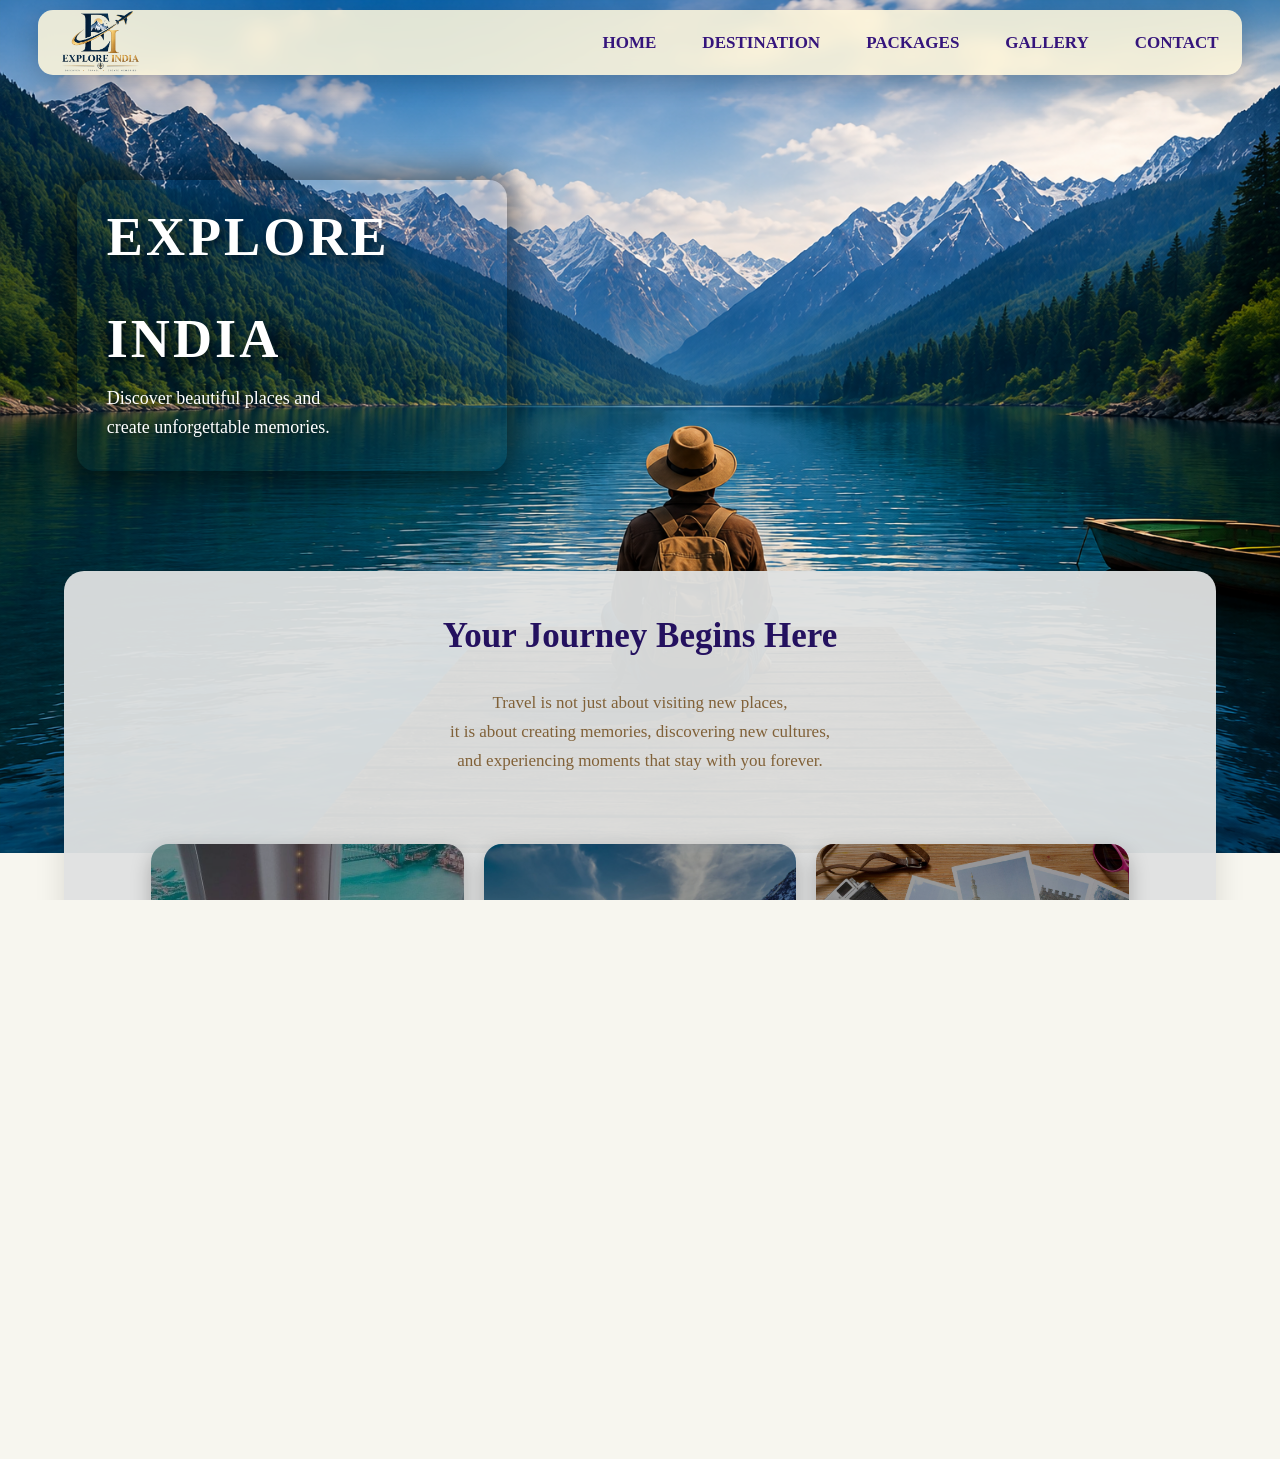
<file: index.html>
<!DOCTYPE html>
<html lang="en">
<head>
    <meta charset="UTF-8">
    <meta name="viewport" content="width=device-width, initial-scale=1.0">
    <link rel="stylesheet" href="stlye.css"/>
    <link rel="icon" href="assets/icons/travel-logo.jpg">
   <title>Explore India - Travel Website</title>
</head>
<body>
   
      <div class="continer">
        <img  class="bigimg" src="assets/image/clear.png" width="100%" >

       <nav>
        <img class="navlogo" src="assets/icons/websitelogo.png" alt="EXPLORE INDIA">
         <ul>
            <li> <a href="#"> HOME</a></li>
            <li> <a href="destination.html"> DESTINATION</a></li>
            <li> <a href="packages.html"> PACKAGES</a></li>
            <li> <a href="gallery.html"> GALLERY</a></li>
            <li> <a href="contact.html"> CONTACT</a></li>
         </ul>
       </nav>
       <div class="box">
                 <h1><sup>EXPLORE</sup> <sub>INDIA</sub></h1>
                <br>
         <h5>Discover beautiful places and<br>
             create unforgettable memories.</h5>
          </div>
          <div class="travel-intro">

    <h2>Your Journey Begins Here</h2>
               <br>
    <p>
        Travel is not just about visiting new places, <br>it is about
        creating memories, discovering new cultures,<br> and experiencing
        moments that stay with you forever.
    </p>
    
    <br>

<div class="six-boxes">

    
    <div class="travel-box">
         <a href="destination.html" class="tap">
        <img src="assets/image/explor_image.png" alt="Explore New Places">

        <div class="overlay"></div>

        <div class="box-content">
            <div class="icon">✈️</div>
            <h3>Explore New Places</h3>
            <p>
                Discover beautiful destinations and
                experience something new.
            </p>
            </a>
        </div>
    </div>


   
    <div class="travel-box">
         <a href="packages.html" class="tap">
        <img src="assets/image/advature_image.png" alt="Unforgettable Adventures">

        <div class="overlay"></div>

        <div class="box-content">
            <div class="icon">🏔️</div>
            <h3>Unforgettable Adventures</h3>
            <p>
                Experience exciting journeys and
                amazing moments along the way.
            </p>
            </a>
        </div>
    </div>


    
    <div class="travel-box">
         <a href="gallery.html" class="tap">
        <img src="assets/image/creat_imag.png" alt="Create Memories">

        <div class="overlay"></div>

        <div class="box-content">
            <div class="icon">♡</div>
            <h3>Create Memories</h3>
            <p>
                Turn every trip into a beautiful
                story worth remembering.
            </p>
            </a>
        </div>
    </div>


    
    <div class="travel-box">
        <img src="assets/image/best price_image.png" alt="Best Price Guarantee">

        <div class="overlay"></div>

        <div class="box-content">
            <div class="icon">💰</div>
            <h3>BEST PRICE GUARANTEE</h3>
            <p>
                Affordable & Best Prices
            </p>
        </div>
    </div>


    
    <div class="travel-box">
         <a href="contact.html" class="tap">
        <img src="assets/image/support_imag.jpg" alt="24/7 Support">

        <div class="overlay"></div>

        <div class="box-content">
            <div class="icon">🎧</div>
            <h3>24/7 SUPPORT</h3>
            <p>
                We are always here
            </p>
            </a>
        </div>
    </div>


    
    <div class="travel-box">
       
        <img src="assets/image/experience.png" alt="Memorable Experiences"> 

        <div class="overlay"></div>

        <div class="box-content">
            <div class="icon">📷</div>
            <h3>MEMORABLE EXPERIENCES</h3>
            <p>
                Make memories for life
            </p>
              
        </div>
    </div>

</div>
      
            
    
    
    
</body>
</html>
</file>
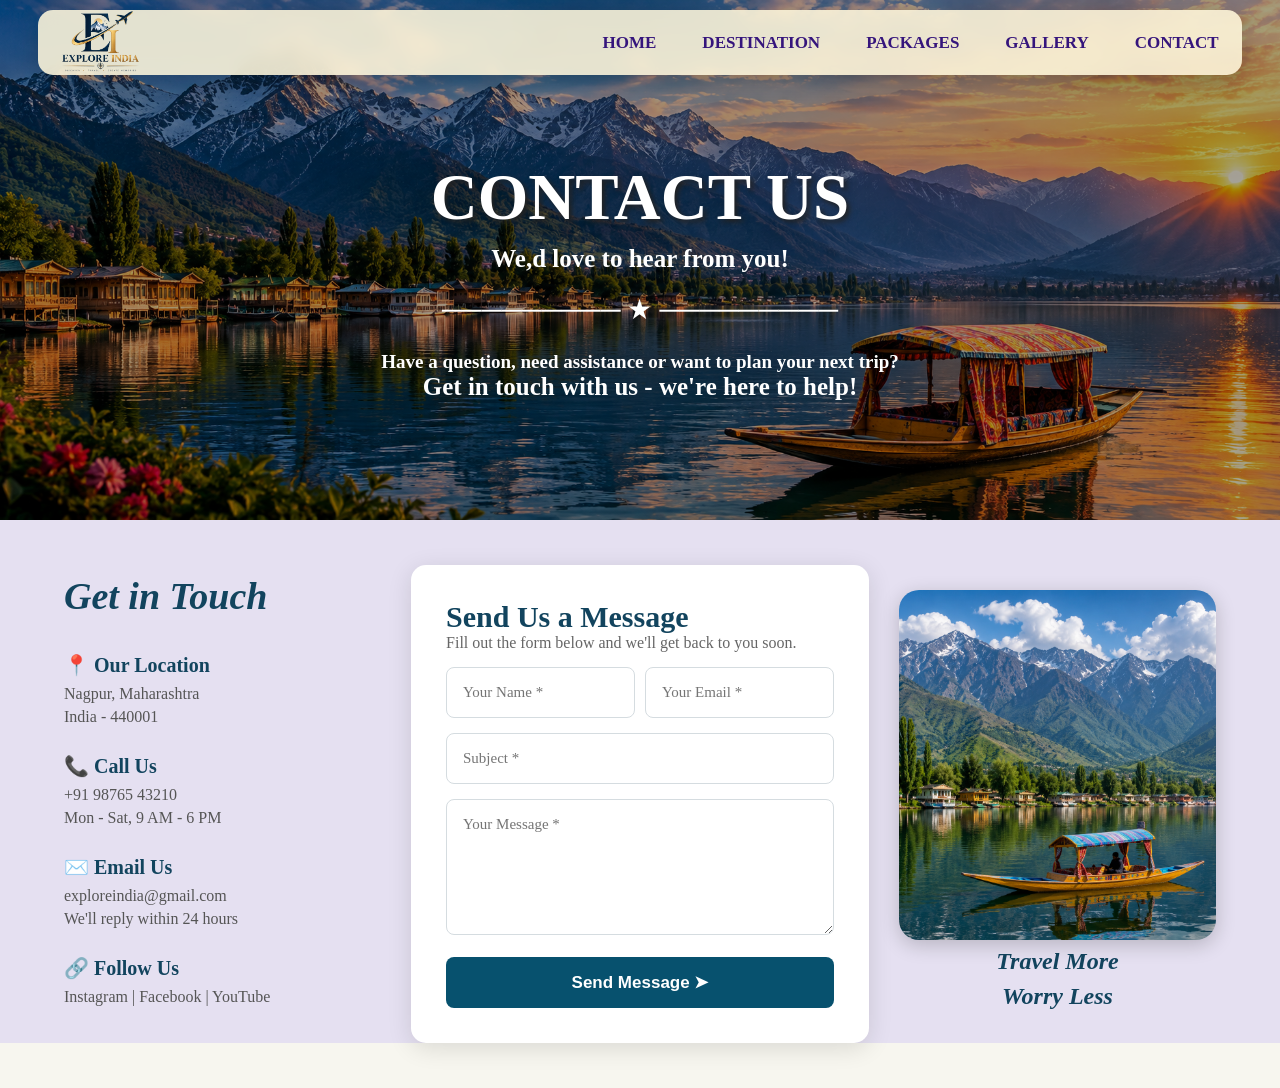
<file: contact.html>
<!DOCTYPE html>
<html lang="en">
<head>
    <meta charset="UTF-8">
   <meta name="viewport" content="width=device-width, initial-scale=1.0">
    <link rel="stylesheet" href="stlye.css"/>
    <link rel="icon" href="assets/icons/travel-logo.jpg">
    <title>Explore India – Travel Website</title>
</head>
<body>
      <div class="continer5">
        
         
       <nav>
         <img class="navlogo" src="assets/icons/websitelogo.png" alt="EXPLORE INDIA">

         <ul>
            <li> <a href="index.html"> HOME</a></li>
            <li> <a href="destination.html"> DESTINATION</a></li>
            <li> <a href="packages.html"> PACKAGES</a></li>
            <li> <a href="gallery.html"> GALLERY</a></li>
            <li> <a href="#"> CONTACT</a></li>
         </ul>
       </nav>
      
    
    <!-- Contact Hero Section -->

    <section class="contact-hero">

        <img src="assets/image/contact.png" alt="Contact Banner">

        <div class="contact-hero-content">

            <h1>CONTACT US</h1>

            <p>We,d love to hear from you!</p>

            <div class="hero-line">
                ───────── ★ ─────────
            </div>

            <h3>
                Have a question, need assistance or want to plan your next trip?
            </h3>

            <p>
                Get in touch with us - we're here to help!
            </p>

        </div>

    </section>


    <!-- Contact Section -->

    <section class="contact-section">

        <!-- Contact Information -->

        <div class="contact-info">

            <h2>Get in Touch</h2>

            <div class="info-box">
                <h3>📍 Our Location</h3>
                <p>Nagpur, Maharashtra</p>
                <p>India - 440001</p>
            </div>

            <div class="info-box">
                <h3>📞 Call Us</h3>
                <p>+91 98765 43210</p>
                <p>Mon - Sat, 9 AM - 6 PM</p>
            </div>

            <div class="info-box">
                <h3>✉️ Email Us</h3>
                <p>exploreindia@gmail.com</p>
                <p>We'll reply within 24 hours</p>
            </div>

            <div class="info-box">
                <h3>🔗 Follow Us</h3>
                <p>Instagram | Facebook | YouTube</p>
            </div>

        </div>


        <!-- Contact Form -->

        <div class="contact-form">

            <h2>Send Us a Message</h2>

            <p>Fill out the form below and we'll get back to you soon.</p>

            <form>

                <div class="form-row">

                    <input type="text" placeholder="Your Name *" required>

                    <input type="email" placeholder="Your Email *" required>

                </div>

                <input type="text" placeholder="Subject *" required>

                <textarea placeholder="Your Message *" rows="6" required></textarea>

                <button type="submit">
                    Send Message ➤
                </button>

            </form>

        </div>


        <!-- Contact Image -->

        <div class="contact-image">

            <img src="assets/image/kashmir.png" alt="Beautiful Kashmir">

            <h2>Travel More</h2>
            <h2>Worry Less</h2>

        </div>

    </section>
    </div>

</body>

</html>
    
</body>
</html>
</file>
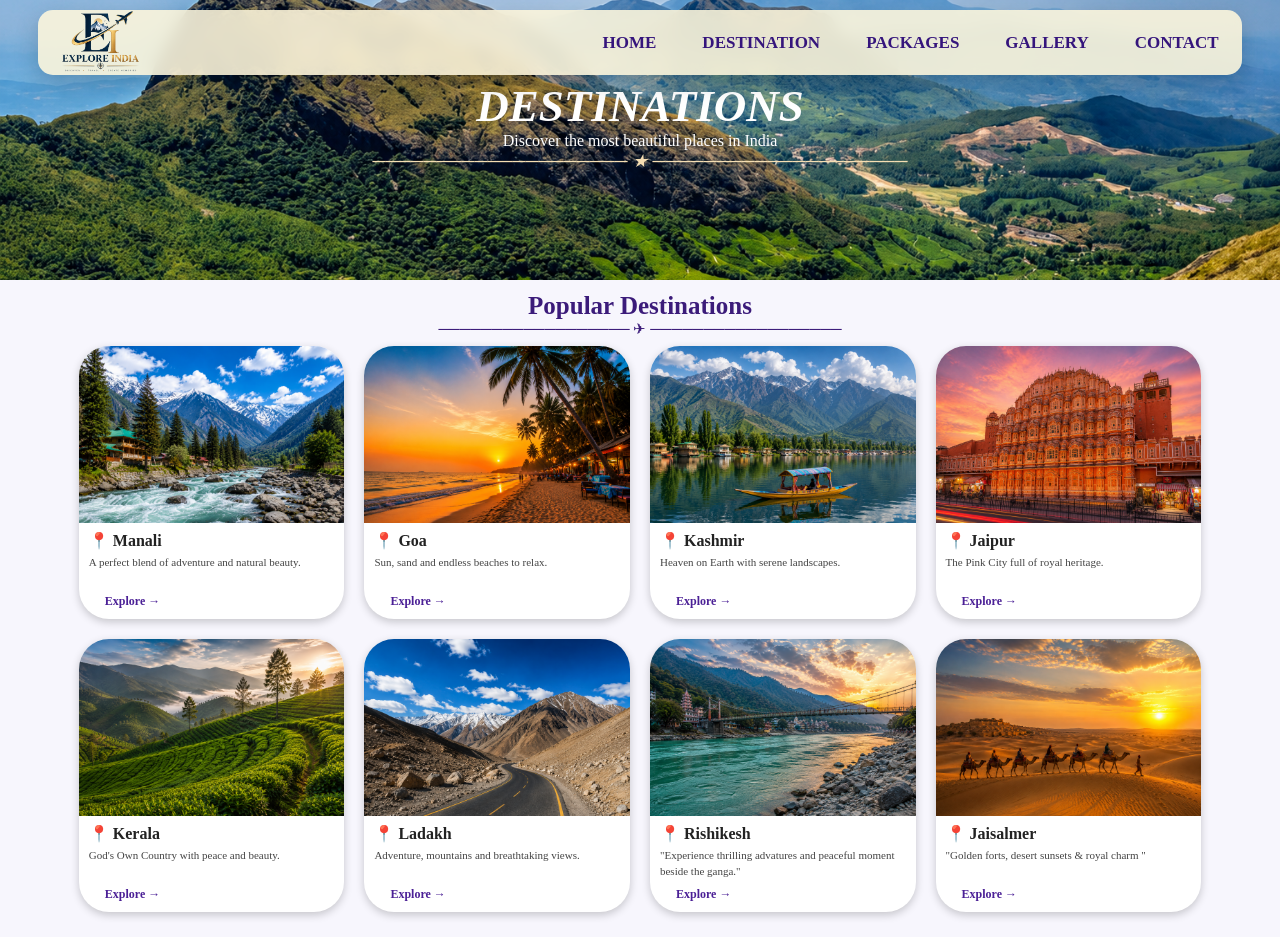
<file: destination.html>
<!DOCTYPE html>
<html lang="en">
<head>
    <meta charset="UTF-8">
   <meta name="viewport" content="width=device-width, initial-scale=1.0">
    <link rel="stylesheet" href="stlye.css"/>
    <link rel="icon" href="assets/icons/travel-logo.jpg">
      <title>Explore India - Travel Website</title>
</head>
<body>
      <div class="continer2">
        <img class="des_bigimg" src="assets/image/destinations.png" width="100%">
       <nav>
         <img class="navlogo" src="assets/icons/websitelogo.png" alt="EXPLORE INDIA">
         <ul>
            <li> <a href="index.html"> HOME</a></li>
            <li> <a href="#"> DESTINATION</a></li>
            <li> <a href="packages.html"> PACKAGES</a></li>
            <li> <a href="gallery.html"> GALLERY</a></li>
            <li> <a href="contact.html"> CONTACT</a></li>
         </ul>
       </nav>
       <div class="des-box">
        <h1>DESTINATIONS</h1>
        <P>Discover the most beautiful places in India</P>
        <div class="des-line">──────────────────── ★ ──────────────────── </div>
       </div>
       <section class="popular">

        <h2>Popular Destinations</h2>

        <div class="small-line">
            ────────────────── ✈ ──────────────────
        </div>


        <!-- ================= 6 CARDS ================= -->

        <div class="destination-cards">


            <!-- MANALI -->

            <div class="destination-card">

                <img src="assets/image/manali.png"
                     alt="Manali">

                <div class="card-content">

                    <h3>📍 Manali</h3>

                    <p>
                        A perfect blend of adventure
                        and natural beauty.
                    </p>

                    <a href="#">
                        Explore →
                    </a>

                </div>

            </div>


            <!-- GOA -->

            <div class="destination-card">

                <img src="assets/image/goa.png"
                     alt="Goa">

                <div class="card-content">

                    <h3>📍 Goa</h3>

                    <p>
                        Sun, sand and endless
                        beaches to relax.
                    </p>

                    <a href="#">
                        Explore →
                    </a>

                </div>

            </div>


            <!-- KASHMIR -->

            <div class="destination-card">

                <img src="assets/image/kashmir.png"
                     alt="Kashmir">

                <div class="card-content">

                    <h3>📍 Kashmir</h3>

                    <p>
                        Heaven on Earth with
                        serene landscapes.
                    </p>

                    <a href="#">
                        Explore →
                    </a>

                </div>

            </div>


            <!-- JAIPUR -->

            <div class="destination-card">

                <img src="assets/image/jaipur.png"
                     alt="Jaipur">

                <div class="card-content">

                    <h3>📍 Jaipur</h3>

                    <p>
                        The Pink City full of
                        royal heritage.
                    </p>

                    <a href="#">
                        Explore →
                    </a>

                </div>

            </div>


            <!-- KERALA -->

            <div class="destination-card">

                <img src="assets/image/kerela.png"
                     alt="Kerala">

                <div class="card-content">

                    <h3>📍 Kerala</h3>

                    <p>
                        God's Own Country with
                        peace and beauty.
                    </p>

                    <a href="#">
                        Explore →
                    </a>

                </div>

            </div>


            <!-- LADAKH -->

            <div class="destination-card">

                <img src="assets/image/lakdak.png"
                     alt="Ladakh">

                <div class="card-content">

                    <h3>📍 Ladakh</h3>

                    <p>
                        Adventure, mountains and
                        breathtaking views.
                    </p>

                    <a href="#">
                        Explore →
                    </a>

                </div>

            </div>

             <div class="destination-card">

                <img src="assets/image/rishikesh.png"
                     alt="rishikesh">

                <div class="card-content">

                    <h3>📍 Rishikesh</h3>

                    <p>
                        "Experience thrilling advatures and peaceful
                        moment beside the ganga."
                    </p>

                    <a href="#">
                        Explore →
                    </a>

                </div>

            </div>
             <div class="destination-card">

                <img src="assets/image/jasenmir.png"
                     alt="jesenmair">

                <div class="card-content">

                    <h3>📍 Jaisalmer</h3>

                    <p>
                        "Golden forts, desert sunsets & royal charm "
                    </p>

                    <a href="#">
                        Explore →
                    </a>

                </div>

            </div>


        </div>

    </section>


      </div>
    
    
    
</body>
</html>
</file>
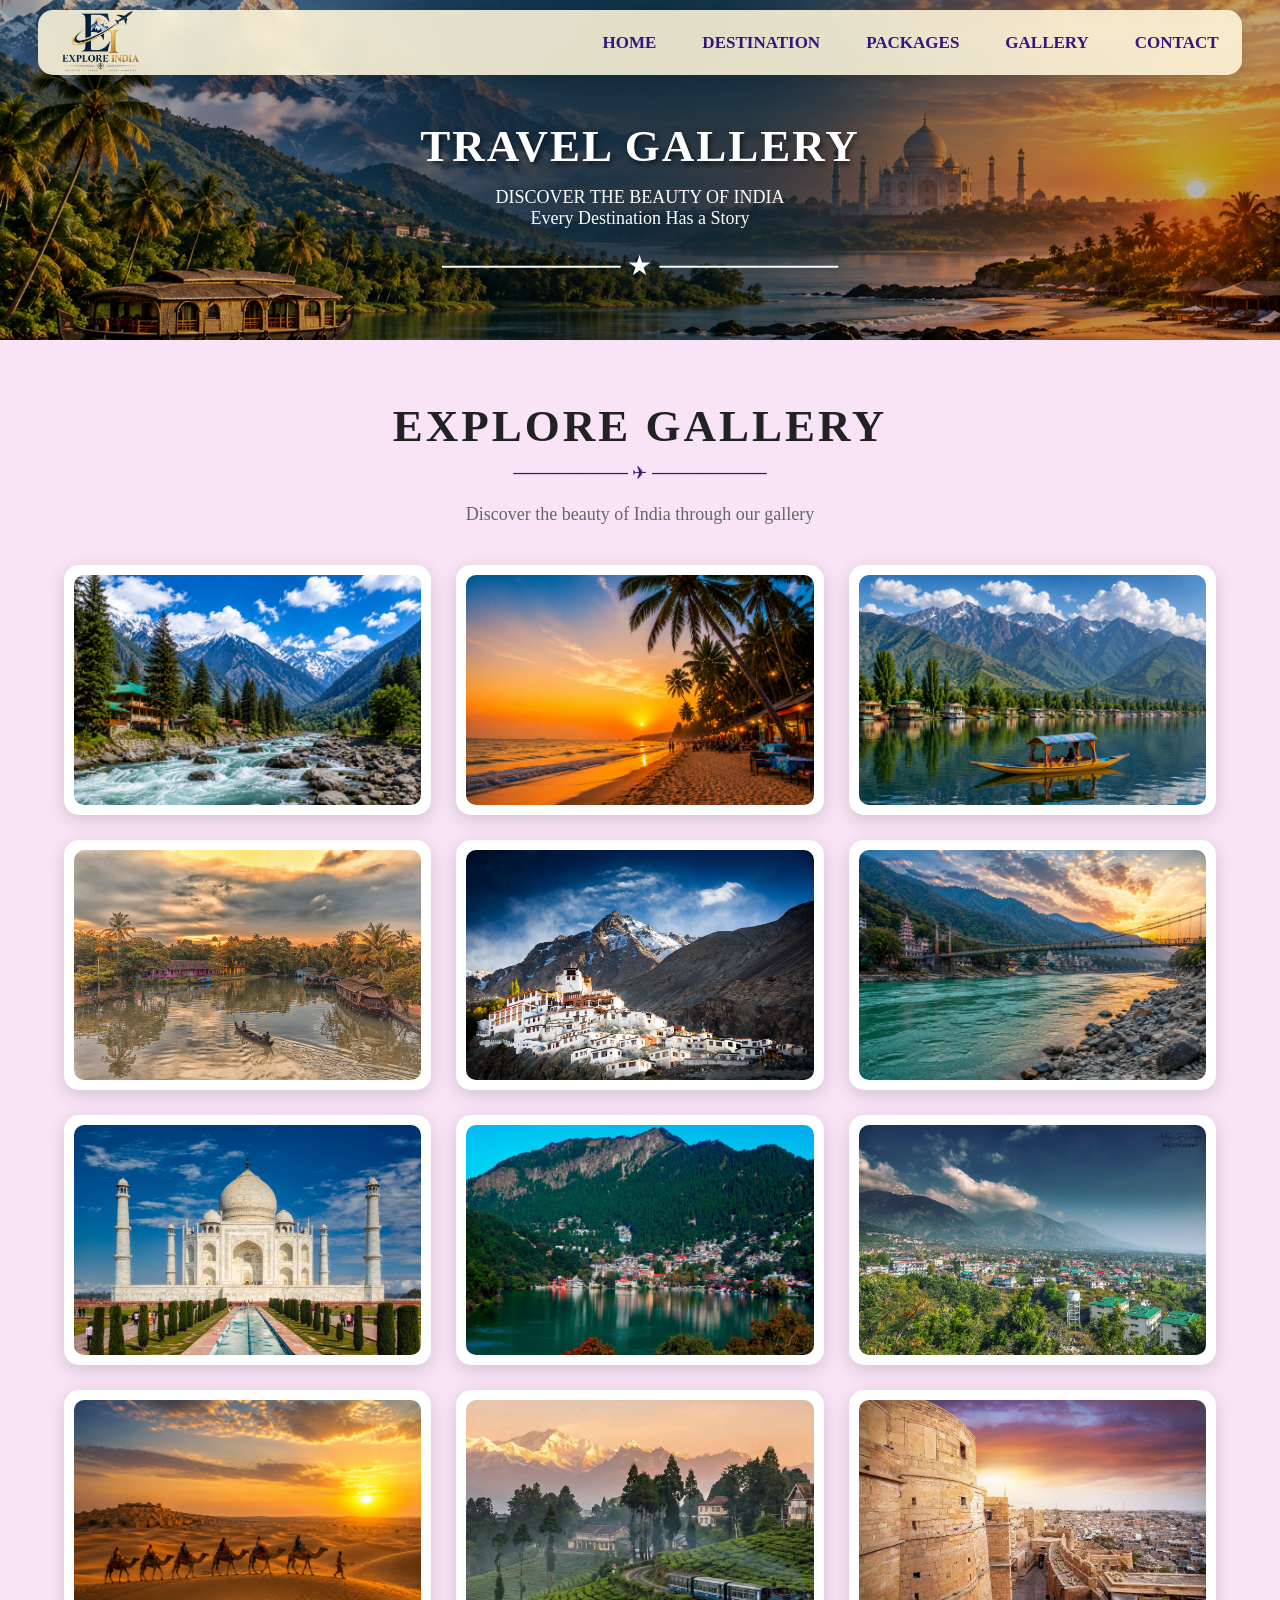
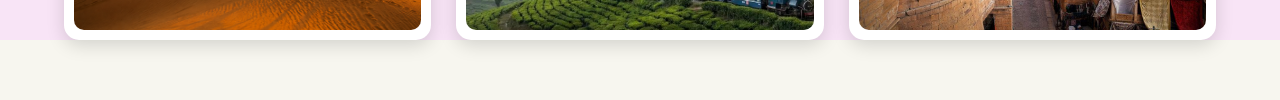
<file: gallery.html>
<!DOCTYPE html>
<html lang="en">
<head>
    <meta charset="UTF-8">
   <meta name="viewport" content="width=device-width, initial-scale=1.0">
    <link rel="stylesheet" href="stlye.css"/>
     <link rel="icon" href="assets/icons/travel-logo.jpg">
       <title>Explore India – Travel Website</title>
</head>
<body>
      <div class="continer4">
        
        
       <nav>
          <img class="navlogo" src="assets/icons/websitelogo.png" alt="EXPLORE INDIA">

         <ul>
            <li> <a href="index.html"> HOME</a></li>
            <li> <a href="destination.html"> DESTINATION</a></li>
            <li> <a href="packages.html"> PACKAGES</a></li>
            <li> <a href="#"> GALLERY</a></li>
            <li> <a href="contact.html"> CONTACT</a></li>
         </ul>
       </nav>
        <section class="package-hero">

        <img src="assets/image/gallry.img.png" alt="Travel GALLERY">

        <div class="hero-content">

            <h1>TRAVEL GALLERY</h1>

            <p>DISCOVER THE BEAUTY OF INDIA
               <br>
               Every Destination Has a Story </p>

            <div class="hero-line">
                ───────── ★ ─────────
            </div>

        </div>

    </section>
  
    

    <div class="gallery-container">

        <!-- Gallery Heading -->

        <div class="gallery-heading">

            <h1>EXPLORE GALLERY</h1>

            <div class="package-line">
            ───────── ✈ ─────────
        </div>

            <p>Discover the beauty of India through our gallery</p>

        </div>


        <!-- Gallery Images -->

        <div class="gallery-grid">

            <div class="gallery-item">
                <img src="assets/image/manali.png" alt="Manali">
            </div>

            <div class="gallery-item">
                <img src="assets/image/goa.png" alt="Goa">
            </div>

            <div class="gallery-item">
                <img src="assets/image/kashmir.png" alt="Kashmir">
            </div>

            <div class="gallery-item">
                <img src="assets/image/pak.karela.png" alt="Kerala">
            </div>

            <div class="gallery-item">
                <img src="assets/image/pak.ladakha.png" alt="Ladakh">
            </div>

            <div class="gallery-item">
                <img src="assets/image/rishikesh.png" alt="Rishikesh">
            </div>

            <div class="gallery-item">
                <img src="assets/image/pak.tajmhal.png" alt="Taj Mahal">
            </div>

            <div class="gallery-item">
                <img src="assets/image/pak.neital.png" alt="Nainital">
            </div>

            <div class="gallery-item">
                <img src="assets/image/pak.dharamasala.png" alt="Dharmalshala">
            </div>

            <div class="gallery-item">
                <img src="assets/image/jasenmir.png" alt="Jaisalmer">
            </div>

            <div class="gallery-item">
                <img src="assets/image/pak.dargling.png" alt="Darjeeling">
            </div>

            <div class="gallery-item">
                <img src="assets/image/pak.raishthn.png" alt="Rajasthan">
            </div>

        </div>

    </div>
        </div>

</body>

</html>
    
    
</body>
</html>
</file>
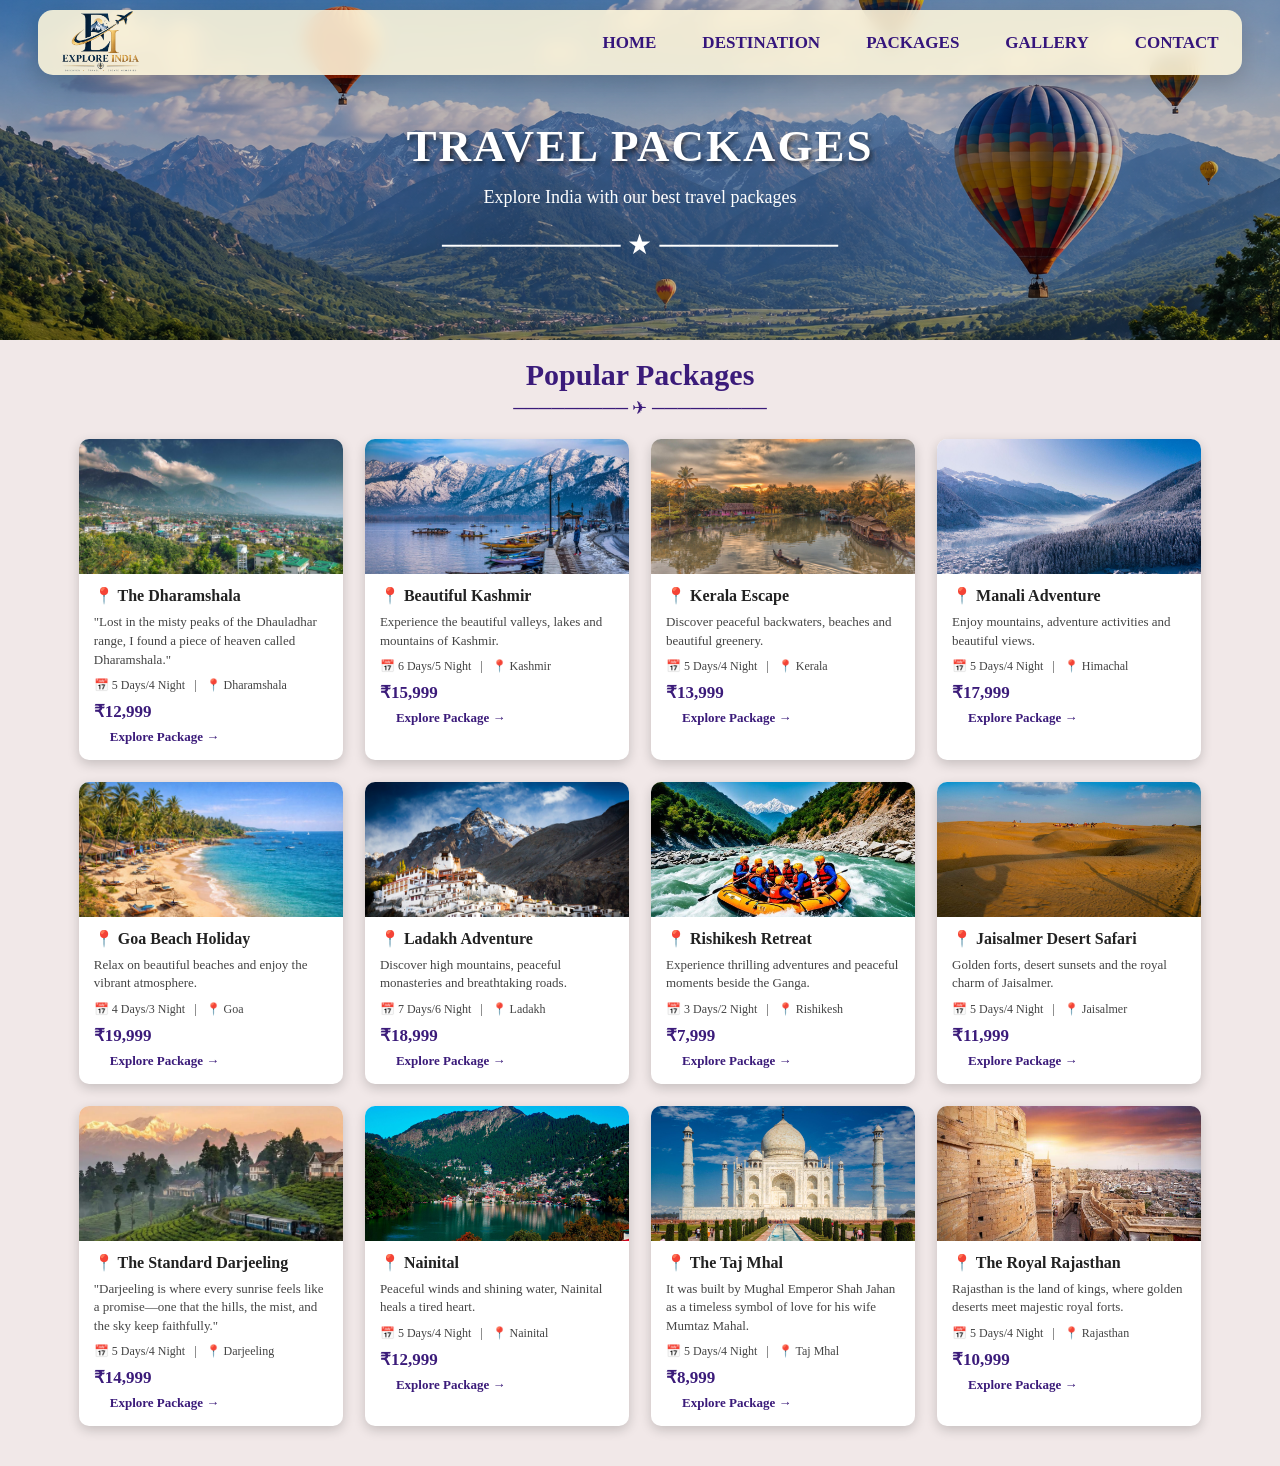
<file: packages.html>
<!DOCTYPE html>
<html lang="en">
<head>
    <meta charset="UTF-8">
   <meta name="viewport" content="width=device-width, initial-scale=1.0">
    <link rel="stylesheet" href="stlye.css"/>
     <link rel="icon" href="assets/icons/travel-logo.jpg">
     <title>Explore India - Travel Website</title>
</head>
<body>
      <div class="continer3">
        
         
       <nav>
         <img class="navlogo" src="assets/icons/websitelogo.png" alt="EXPLORE INDIA">

         <ul>
            <li> <a href="index.html"> HOME</a></li>
            <li> <a href="destination.html"> DESTINATION</a></li>
            <li> <a href="#"> PACKAGES</a></li>
            <li> <a href="gallery.html"> GALLERY</a></li>
            <li> <a href="contact.html"> CONTACT</a></li>
         </ul>
       </nav>
    <section class="package-hero">

        <img src="assets/image/travel pakages.png" alt="Travel Packages">

        <div class="hero-content">

            <h1>TRAVEL PACKAGES</h1>

            <p>Explore India with our best travel packages</p>

            <div class="hero-line">
                ───────── ★ ─────────
            </div>

        </div>

    </section>


    <section class="popular-packages">

        <h2>Popular Packages</h2>

        <div class="package-line">
            ───────── ✈ ─────────
        </div>



        <div class="package-container">

            <div class="package-card">

                <img src="assets/image/pak.dharamasala.png"
                     alt="Royal Rajasthan">

                <div class="package-content">

                    <h3>📍 The Dharamshala</h3>

                    <p>
                        "Lost in the misty peaks of the Dhauladhar range,
                         I found a piece of heaven called Dharamshala."
                    </p>

                    <div class="package-info">
                        📅 5 Days/4 Night &nbsp; | &nbsp; 📍 Dharamshala
                    </div>

                    <h4>₹12,999</h4>

                    <a href="#">Explore Package →</a>

                </div>

            </div>


            <!-- CARD 2 -->

            <div class="package-card">

                <img src="assets/image/pak.kashmir.png"
                     alt="Beautiful Kashmir">

                <div class="package-content">

                    <h3>📍 Beautiful Kashmir</h3>

                    <p>
                        Experience the beautiful valleys,
                        lakes and mountains of Kashmir.
                    </p>

                    <div class="package-info">
                        📅 6 Days/5 Night &nbsp; | &nbsp; 📍 Kashmir
                    </div>

                    <h4>₹15,999</h4>

                    <a href="#">Explore Package →</a>

                </div>

            </div>


            <!-- CARD 3 -->

            <div class="package-card">

                <img src="assets/image/pak.karela.png"
                     alt="Kerala Escape">

                <div class="package-content">

                    <h3>📍 Kerala Escape</h3>

                    <p>
                        Discover peaceful backwaters,
                        beaches and beautiful greenery.
                    </p>

                    <div class="package-info">
                        📅 5 Days/4 Night &nbsp; | &nbsp; 📍 Kerala
                    </div>

                    <h4>₹13,999</h4>

                    <a href="#">Explore Package →</a>

                </div>

            </div>


            <!-- CARD 4 -->

            <div class="package-card">

                <img src="assets/image/pak.manali.png"
                     alt="Manali Adventure">

                <div class="package-content">

                    <h3>📍 Manali Adventure</h3>

                    <p>
                        Enjoy mountains, adventure
                        activities and beautiful views.
                    </p>

                    <div class="package-info">
                        📅 5 Days/4 Night &nbsp; | &nbsp; 📍 Himachal
                    </div>

                    <h4>₹17,999</h4>

                    <a href="#">Explore Package →</a>

                </div>

            </div>


            <!-- CARD 5 -->

            <div class="package-card">

                <img src="assets/image/pak.goa.png"
                     alt="Goa Beach Holiday">

                <div class="package-content">

                    <h3>📍 Goa Beach Holiday</h3>

                    <p>
                        Relax on beautiful beaches and
                        enjoy the vibrant atmosphere.
                    </p>

                    <div class="package-info">
                        📅 4 Days/3 Night &nbsp; | &nbsp; 📍 Goa
                    </div>

                    <h4>₹19,999</h4>

                    <a href="#">Explore Package →</a>

                </div>

            </div>


            <!-- CARD 6 -->

            <div class="package-card">

                <img src="assets/image/pak.ladakha.png"
                     alt="Ladakh Adventure">

                <div class="package-content">

                    <h3>📍 Ladakh Adventure</h3>

                    <p>
                        Discover high mountains, peaceful
                        monasteries and breathtaking roads.
                    </p>

                    <div class="package-info">
                        📅 7 Days/6 Night &nbsp; | &nbsp; 📍 Ladakh
                    </div>

                    <h4>₹18,999</h4>

                    <a href="#">Explore Package →</a>

                </div>

            </div>


            <!-- CARD 7 -->

            <div class="package-card">

                <img src="assets/image/pak.rishikesh.png"
                     alt="Rishikesh Retreat">

                <div class="package-content">

                    <h3>📍 Rishikesh Retreat</h3>

                    <p>
                        Experience thrilling adventures and
                        peaceful moments beside the Ganga.
                    </p>

                    <div class="package-info">
                        📅 3 Days/2 Night &nbsp; | &nbsp; 📍 Rishikesh
                    </div>

                    <h4>₹7,999</h4>

                    <a href="#">Explore Package →</a>

                </div>

            </div>


            <!-- CARD 8 -->

            <div class="package-card">

                <img src="assets/image/pak.jaisenmale.png"
                     alt="Jaisalmer Desert Safari">

                <div class="package-content">

                    <h3>📍 Jaisalmer Desert Safari</h3>

                    <p>
                        Golden forts, desert sunsets and
                        the royal charm of Jaisalmer.
                    </p>

                    <div class="package-info">
                        📅 5 Days/4 Night &nbsp; | &nbsp; 📍 Jaisalmer
                    </div>

                    <h4>₹11,999</h4>

                    <a href="#">Explore Package →</a>

                </div>

            </div>
            <div class="package-card">

                <img src="assets/image/pak.dargling.png"
                     alt="Jaisalmer Desert Safari">

                <div class="package-content">

                    <h3>📍 The Standard Darjeeling</h3>

                    <p>
                        "Darjeeling is where every sunrise feels like a promise—one that the hills,
                         the mist, and the sky keep faithfully."
                    </p>

                    <div class="package-info">
                        📅 5 Days/4 Night &nbsp; | &nbsp; 📍 Darjeeling
                    </div>

                    <h4>₹14,999</h4>

                    <a href="#">Explore Package →</a>

                </div>

            </div>
            <div class="package-card">

                <img src="assets/image/pak.neital.png"
                     alt="Jaisalmer Desert Safari">

                <div class="package-content">

                    <h3>📍 Nainital</h3>

                    <p>
                        Peaceful winds and shining water,
                        Nainital heals a tired heart.
                    </p>

                    <div class="package-info">
                        📅 5 Days/4 Night &nbsp; | &nbsp; 📍 Nainital
                    </div>

                    <h4>₹12,999</h4>

                    <a href="#">Explore Package →</a>

                </div>

            </div>
            <div class="package-card">

                <img src="assets/image/pak.tajmhal.png"
                     alt="Jaisalmer Desert Safari">

                <div class="package-content">

                    <h3>📍 The Taj Mhal</h3>

                    <p>
                        It was built by Mughal Emperor Shah Jahan as a timeless 
                        symbol of love for his wife Mumtaz Mahal.
                    </p>

                    <div class="package-info">
                        📅 5 Days/4 Night &nbsp; | &nbsp; 📍 Taj Mhal
                    </div>

                    <h4>₹8,999</h4>

                    <a href="#">Explore Package →</a>

                </div>

            </div>
            <div class="package-card">

                <img src="assets/image/pak.raishthn.png"
                     alt="Jaisalmer Desert Safari">

                <div class="package-content">

                    <h3>📍 The Royal Rajasthan</h3>

                    <p>
                        Rajasthan is the land of kings, 
                        where golden deserts meet majestic royal forts.
                    </p>

                    <div class="package-info">
                        📅 5 Days/4 Night &nbsp; | &nbsp; 📍 Rajasthan
                    </div>

                    <h4>₹10,999</h4>

                    <a href="#">Explore Package →</a>

                </div>

            </div>

        </div>

    </section>

</body>
</html>







      </div>
    
    
    
</body>
</html>
</file>
<file: stlye.css>
*{
    margin: 0;
    padding: 0;
    box-sizing: border-box;
}

.continer{
    width: 100%;
    height: 100vh;  
}

.bigimg{
    position: absolute;
}
 nav {
    display: flex;
    justify-content: space-between;
    align-items: center;

    position: fixed;
    top: 10px;
    left: 3%;

    width: 94%;
    height: 65px;

    background: rgba(255, 248, 220, 0.88);
    border-radius: 15px;
    backdrop-filter: blur(8px);
    box-shadow: 0 8px 25px rgba(0, 0, 0, 0.18);
    z-index: 100;
}
.navlogo{
    position: static;
    width: 85px;
    height: 85px;
    object-fit: contain;
    margin-left: 20px;
}
   
   
  
   




ul{
    display: flex;
    margin: 0;    
}

li{
    margin: 7px;  
    list-style: none;
   
   
}

a{
    text-decoration: none;
    color: #35157c;
    font-size: 17px;
    font-weight: 600;
    padding: 10px 16px;
    border-radius: 8px;
    transition: 0.3s ease;
}

a:hover {
    color: white;
    background-color: #5f3ea7;
    transform: translateY(-2px);
}

.box {
    position: relative;
    top: 180px;
    left: 6%;
    width: 430px;

    color: white;
    text-align: left;
    padding: 30px;

    border-radius: 18px;
    box-shadow: -4px 3px 33px 11px rgba(0,0,0,0.49);
    -webkit-box-shadow: -4px 3px 33px 11px rgba(0,0,0,0.49);
    -moz-box-shadow: -4px 3px 33px 11px rgba(0,0,0,0.49);
}
.box h1 {
    font-size: 65px;
    line-height: 1;
    letter-spacing: 3px;
    color: white;
    text-shadow: 3px 4px 8px rgba(0, 0, 0, 0.5);
}
    
.box h5 {
    color: white;
    font-size: 18px;
    line-height: 1.6;
    font-weight: 400;
    text-shadow: 2px 2px 5px rgba(0, 0, 0, 0.5);
}

.travel-intro {
    position: relative;
    margin-top: 280px;
    margin-left: 5%;
    width: 90%;
    padding: 45px;
    background: rgba(224, 226, 226, 0.95);
    border-radius: 20px;
    box-shadow: 0 10px 30px rgba(0, 0, 0, 0.12);
}
.travel-intro h2 {
    color: #24115f;
    font-size: 35px;
    text-align: center;
    margin-bottom: 15px;
}
.travel-intro p {
    color: rgb(128, 97, 56);
    font-style: normal;
    text-align: center;
    line-height: 1.7;
    font-size: 17px;
}

.six-boxes {
    width: 92%;
    margin: 50px auto;
    display: grid;
    grid-template-columns: repeat(3, 1fr);
    gap: 20px;
}

.travel-box {
    position: relative;
    height: 250px;
    border-radius: 18px;
    overflow: hidden;
    box-shadow: 0 8px 20px rgba(0, 0, 0, 0.25);
    transition: 0.4s;
}

.travel-box img {
    position: absolute;
    width: 100%;
    height: 100%;
    object-fit: cover;
    top: 0;
    left: 0;
    z-index: 1;
}
.travel-box .overlay {
    position: absolute;
    width: 100%;
    height: 100%;
    top: 0;
    left: 0;
    background: rgba(0, 0, 0, 0.40);
    z-index: 2;
}
.box-content {
    position: absolute;

    left: 25px;
    right: 25px;
    bottom: 25px;
    color: white;
    z-index: 3;
}
.box-content .icon {
    font-size: 35px;
    margin-bottom: 10px;
}
.box-content h3 {
    color: white;
    font-size: 23px;
    margin: 0 0 12px;
    font-weight: bold;
}
.box-content p {
    color: white;
    font-size: 15px;
    margin: 0;
    font-style: normal;
    line-height: 1.5;
}

.travel-box:hover {
    transform: translateY(-8px);
    box-shadow: 0 15px 30px rgba(0, 0, 0, 0.35);
}
.travel-box:hover .overlay {
    background: rgba(0, 0, 0, 0.52) !important;
}
.tap:hover{
    background-color: transparent;   
}

/* DESTINATION page 2 */


.continer2 {
    width: 100%;
    min-height: 100vh;
    background-color: rgb(233, 225, 225);
    position: relative;
}
.des_bigimg {
    position: relative;

    width: 100%;
    height: 280px;

    object-fit: cover;

    display: block;
}
.des-box {
    position: absolute;

    top: 80px;
    left: 50%;

    transform: translateX(-50%);

    width: 90%;

    display: flex;
    align-items: center;
    text-align: center;
    justify-content: center;
    flex-direction: column;

    color: white;

    z-index: 2;
}
.des-box h1{font-size: 45px;
    font-style: oblique;   
}
.des-box p{
    font-family:  Georgia, 'Times New Roman', Times, serif;
}
.des-line{
    font-size: 18px;
   font-style: oblique;
    color: wheat;
}
.popular {
    position: relative;

    width: 100%;

    min-height: 250px;

    padding: 12px 30px 25px;

    background: #f7f6fd;

    text-align: center;

    z-index: 3;
}


.popular h2 {

    color: #3b1b7a;

    font-size: 25px;

    margin-bottom: 0;
}


.small-line {

    color: #3b1b7a;

    font-size: 15px;

    margin-bottom: 8px;
}


.destination-cards {

    position: relative;
    width: 92%;

    max-width: 1150px;

    margin: auto;

    display: grid;

    grid-template-columns:
        repeat(4, 1fr);

    gap: 20px;
}



.destination-card {

    background: white;
    border-radius: 30px;

    overflow:auto;

    text-align: left;

    box-shadow:
        0 3px 9px rgba(0, 0, 0, 0.20);

    transition: 0.3s ease;
}




.destination-card:hover {

    transform: translateY(-6px);

    box-shadow:
        0 9px 20px rgba(0, 0, 0, 0.25);
}




.destination-card > img {

    width: 100%;

    

    display: block;

    
}


.card-content {

    padding: 8px 10px 10px;
}



.card-content h3 {

    color: #222;

    font-size: 16px;

    margin-bottom: 5px;
}




.card-content p {

    color: #444;

    font-size: 11px;

    line-height: 1.4;

    min-height: 31px;

    margin-bottom: 5px;
}




.card-content a {

    color: #4b2096;

    text-decoration: none;

    font-size: 12px;

    font-weight: bold;
}


.card-content a:hover {

    color: #7a45c7;
}

















        /*page 3  */






.continer3{
    width: 100%;
    background-color: rgb(241, 232, 232);
    position: relative;
}



.package-hero {
    width: 100%;
    height: 340px;

    position: relative;
    overflow: hidden;
    
    

    margin: 0;
    padding: 0;
}


.package-hero > img {
    width: 100%;
    height: 100%;

    position: relative;
    top: 0;
    left: 0;

    object-fit: cover;

    display: block;
}



.package-hero::after {
    content: "";

    position: absolute;

    top: 0;
    left: 0;

    width: 100%;
    height: 100%;

    background: rgba(0, 0, 0, 0.25);

    z-index: 1;
}




.hero-content {
    position: absolute;

    top: 120px;
    left: 50%;

    transform: translateX(-50%);

    text-align: center;

    color: white;

    z-index: 2;

    width: 90%;
}


.hero-content h1 {
    font-size: 45px;

    letter-spacing: 2px;

    margin-bottom: 15px;

    text-shadow: 2px 3px 5px rgba(0,0,0,0.6);
}


.hero-content p {
    font-size: 18px;

    margin-bottom: 10px;
}


.hero-line {
    font-size: 20px;

    color: white;
}




.popular-packages {

    width: 100%;

    padding: 18px 30px 40px;

    text-align: center;
}


.popular-packages h2 {

    color: #3b1b7a;

    font-size: 30px;

    margin-bottom: 5px;
}


.package-line {

    color: #3b1b7a;

    font-size: 18px;

    margin-bottom: 20px;
}




.package-container {

    width: 92%;

    max-width: 1180px;

    margin: auto;

    display: grid;

    grid-template-columns: repeat(4, 1fr);

    gap: 22px;
}




.package-card {

    background: white;

    border-radius: 10px;

    overflow: hidden;

    text-align: left;

    box-shadow:
        0 4px 12px rgba(0, 0, 0, 0.18);

    transition: 0.3s ease;
}




.package-card:hover {

    transform: translateY(-7px);

    box-shadow:
        0 12px 25px rgba(0, 0, 0, 0.25);
}




.package-card > img {

    width: 100%;

    height: 135px;

    object-fit: cover;

    display: block;
}
 

.package-content {

    padding: 12px 15px 15px;
}

 

.package-content h3 {

    font-size: 16px;

    color: #222;

    margin-bottom: 8px;
}
 

.package-content p {

    font-size: 13px;

    color: #444;

    line-height: 1.45;

    min-height: 38px;

    margin-bottom: 8px;
}
 

.package-info {

    font-size: 12px;

    color: #444;

    margin-bottom: 8px;
}
 

.package-content h4 {

    color: #3b1b7a;

    font-size: 17px;

    margin-bottom: 5px;
}
 

.package-content a {

    color: #3b1b7a;

    text-decoration: none;

    font-size: 13px;

    font-weight: bold;
}


.package-content a:hover {

    color: #7042c5;
}




/* page 4 */









.continer4{
    width: 100%;
    
    background-color: rgb(248, 228, 246);
}

/* GALLERY PAGE */

.gallery-container {
    width: 90%;
    max-width: 1400px;
    margin: 60px auto;
    text-align: center;
}

/* Heading */

.gallery-heading h1 {
    font-size: 45px;
    letter-spacing: 3px;
    color: #222;
    margin-bottom: 10px;
}

.gallery-heading p {
    font-size: 18px;
    color: #666;
    margin-bottom: 40px;
}

/* Gallery Grid */

.gallery-grid {
    display: grid;
    grid-template-columns: repeat(3, 1fr);
    gap: 25px;
}

/* Gallery Card */

.gallery-item {
    background: white;
    padding: 10px;
    border-radius: 15px;
    overflow: hidden;
    box-shadow: 0 5px 18px rgba(0, 0, 0, 0.15);
    transition: 0.4s ease;
}

/* Images */

.gallery-item img {
    position: relative;
    width: 100%;
    height: 230px;
    object-fit: cover;
    display: block;
    border-radius: 10px;
    transition: 0.4s ease;
}

/* Hover Effect */

.gallery-item:hover {
    transform: translateY(-8px);
    box-shadow: 0 10px 25px rgba(0, 0, 0, 0.25);
}

.gallery-item:hover img {
    transform: scale(1.05);
}



.continer5{
    width: 100%;
    
    background-color: rgb(229, 224, 241);
}


/* CONTACT PAGE */

body {
    margin: 0;
    padding: 0;
    font-family: Georgia, "Times New Roman", serif;
    background: #f7f6ef;
}


/* NAVBAR */

.navbar {
    position: absolute;
    top: 25px;
    left: 3%;
    width: 94%;
    height: 110px;
    background: rgba(255, 255, 240, 0.92);
    border-radius: 25px;
    display: flex;
    align-items: center;
    justify-content: space-around;
    z-index: 10;
}

.logo h2 {
    color: #143e55;
    font-size: 23px;
}

.nav-links {
    display: flex;
    gap: 45px;
}

.nav-links a {
    text-decoration: none;
    color: #123f55;
    font-size: 20px;
    font-weight: bold;
}

.nav-links a:hover {
    color: #d49b38;
}


/* HERO SECTION */

.contact-hero {
    position: relative;
    width: 100%;
    height: 520px;
    overflow: hidden;
}

.contact-hero > img {
    position: absolute;
    width: 100%;
    height: 100%;
    object-fit: cover;
    top: 0;
    left: 0;
    filter: brightness(65%);
}

.contact-hero-content {
    position: absolute;
    top: 150px;
    width: 100%;
    text-align: center;
    color: white;
}

.contact-hero-content h1 {
    font-size: 65px;
    margin: 10px;
    text-shadow: 3px 3px 5px #222;
}

.contact-hero-content p {
    font-size: 25px;
    font-weight: bold;
}

.contact-hero-content h3 {
    font-size: 19px;
    margin-top: 25px;
}

.hero-line {
    font-size: 28px;
    margin: 20px;
}


/* CONTACT SECTION */

/* CONTACT SECTION - FINAL FIX */

.contact-section {
    width: 90%;
    max-width: 1450px;
    margin: 45px auto;
    display: grid;
    grid-template-columns: 0.9fr 1.3fr 0.9fr;
    gap: 30px;
    align-items: center;
}

/* Image right side */

.contact-image {
    grid-column: 3;
    grid-row: 1;
    text-align: center;
}

.contact-image img {
    position: relative;
    width: 100%;
    height: 350px;
    object-fit: cover;
    border-radius: 20px;
    display: block;
}

/* Contact information left */

.contact-info {
    grid-column: 1;
    grid-row: 1;
}

/* Form middle */

.contact-form {
    grid-column: 2;
    grid-row: 1;
}

/* CONTACT INFORMATION */

.contact-info h2 {
    font-size: 38px;
    color: #12445e;
    font-style: italic;
    margin-bottom: 35px;
}

.info-box {
    margin-bottom: 28px;
}

.info-box h3 {
    color: #12445e;
    font-size: 20px;
    margin-bottom: 8px;
}

.info-box p {
    margin: 5px 0;
    color: #555;
    font-size: 16px;
}


/* CONTACT FORM */

.contact-form {
    background: white;
    padding: 35px;
    border-radius: 15px;
    box-shadow: 0 5px 25px rgba(0, 0, 0, 0.12);
}

.contact-form h2 {
    color: #12445e;
    font-size: 30px;
    margin-top: 0;
}

.contact-form p {
    color: #666;
    font-size: 16px;
}

.form-row {
    display: flex;
    gap: 10px;
}

.contact-form input,
.contact-form textarea {
    width: 100%;
    box-sizing: border-box;
    padding: 16px;
    margin-top: 15px;
    border: 1px solid #d5dce0;
    border-radius: 8px;
    font-family: inherit;
    font-size: 15px;
    outline: none;
}

.contact-form input:focus,
.contact-form textarea:focus {
    border-color: #12516e;
}

.contact-form button {
    width: 100%;
    padding: 15px;
    margin-top: 18px;
    border: none;
    border-radius: 8px;
    background: #07516e;
    color: white;
    font-size: 17px;
    font-weight: bold;
    cursor: pointer;
}

.contact-form button:hover {
    background: #d49b38;
}


/* CONTACT IMAGE */

.contact-image {
    text-align: center;
}

.contact-image img {
    position: relative;
    width: 100%;
    height: 350px;
    object-fit: cover;
    border-radius: 20px;
    box-shadow: 0 5px 20px rgba(0, 0, 0, 0.2);
}

.contact-image h2 {
    color: #12445e;
    font-style: italic;
    margin: 8px;
}

/* responsive */


/* =================================
   RESPONSIVE DESIGN - ALL PAGES
================================= */

html,
body {
    width: 100%;
    max-width: 100%;
    overflow-x: hidden;
}


/* =================================
   NAVBAR RESPONSIVE
================================= */

@media (max-width: 1000px) {

    nav {
        height: auto;
        min-height: 65px;
        padding: 10px;
        flex-wrap: wrap;
        justify-content: center;
        gap: 10px;
    }

    .navlogo {
        width: 65px;
        height: 65px;
        margin-left: 0;
    }

    ul {
        display: flex;
        flex-wrap: wrap;
        justify-content: center;
        gap: 3px;
    }

    li {
        margin: 2px;
    }

    a {
        font-size: 14px;
        padding: 7px 9px;
    }
}


/* =================================
   HOME PAGE
================================= */

@media (max-width: 768px) {

    .continer {
        height: auto;
        min-height: 100vh;
    }

    .bigimg {
        position: relative;
        width: 100%;
        height: 500px;
        object-fit: cover;
    }

    .box {
        top: 100px;
        left: 5%;
        width: 90%;
        padding: 20px;
    }

    .box h1 {
        font-size: 40px;
    }

    .box h5 {
        font-size: 15px;
    }

    .travel-intro {
        margin-top: 40px;
        margin-left: 5%;
        width: 90%;
        padding: 25px 15px;
    }

    .travel-intro h2 {
        font-size: 27px;
    }

    .travel-intro p {
        font-size: 15px;
    }

    .six-boxes {
        width: 90%;
        grid-template-columns: 1fr;
        gap: 20px;
    }

    .travel-box {
        height: 250px;
    }
}


/* =================================
   DESTINATION PAGE
================================= */

@media (max-width: 1000px) {

    .destination-cards {
        grid-template-columns: repeat(2, 1fr);
        gap: 18px;
        width: 90%;
    }

    .des-box h1 {
        font-size: 35px;
    }

    .des_bigimg {
        height: 300px;
    }
}

@media (max-width: 600px) {

    .destination-cards {
        grid-template-columns: 1fr;
        width: 90%;
    }

    .des-box {
        top: 100px;
    }

    .des-box h1 {
        font-size: 30px;
    }

    .des-box p {
        font-size: 15px;
    }

    .popular {
        padding: 20px 10px;
    }

    .popular h2 {
        font-size: 25px;
    }
}


/* =================================
   PACKAGES PAGE
================================= */

@media (max-width: 1000px) {

    .package-container {
        grid-template-columns: repeat(2, 1fr);
        width: 90%;
    }

    .package-hero {
        height: 350px;
    }

    .hero-content h1 {
        font-size: 38px;
    }
}

@media (max-width: 600px) {

    .package-container {
        grid-template-columns: 1fr;
        width: 90%;
    }

    .package-hero {
        height: 400px;
    }

    .hero-content {
        top: 150px;
    }

    .hero-content h1 {
        font-size: 30px;
    }

    .hero-content p {
        font-size: 15px;
    }

    .popular-packages {
        padding: 20px 10px;
    }
}


/* =================================
   GALLERY PAGE
================================= */

@media (max-width: 1000px) {

    .gallery-grid {
        grid-template-columns: repeat(2, 1fr);
    }

    .gallery-heading h1 {
        font-size: 38px;
    }
}

@media (max-width: 600px) {

    .gallery-container {
        width: 90%;
        margin: 35px auto;
    }

    .gallery-grid {
        grid-template-columns: 1fr;
        gap: 20px;
    }

    .gallery-heading h1 {
        font-size: 28px;
        letter-spacing: 1px;
    }

    .gallery-heading p {
        font-size: 15px;
    }

    .gallery-item img {
        height: 250px;
    }
}


/* =================================
   CONTACT PAGE
================================= */

@media (max-width: 1000px) {

    .contact-hero {
        height: 450px;
    }

    .contact-hero-content {
        top: 160px;
        padding: 0 20px;
        box-sizing: border-box;
    }

    .contact-hero-content h1 {
        font-size: 45px;
    }

    .contact-section {
        grid-template-columns: 1fr 1fr;
        width: 90%;
    }

    .contact-info {
        grid-column: 1;
        grid-row: 1;
    }

    .contact-form {
        grid-column: 2;
        grid-row: 1;
    }

    .contact-image {
        grid-column: 1 / 3;
        grid-row: 2;
    }
}

@media (max-width: 600px) {

    .contact-hero {
        height: 480px;
    }

    .contact-hero-content {
        top: 190px;
    }

    .contact-hero-content h1 {
        font-size: 32px;
    }

    .contact-hero-content p {
        font-size: 17px;
    }

    .contact-section {
        display: flex;
        flex-direction: column;
        width: 90%;
        gap: 30px;
    }

    .contact-info,
    .contact-form,
    .contact-image {
        width: 100%;
        box-sizing: border-box;
    }

    .contact-info h2 {
        font-size: 30px;
    }

    .contact-form {
        padding: 22px;
    }

    .form-row {
        flex-direction: column;
        gap: 0;
    }

    .contact-image img {
        width: 100%;
        height: 280px;
        object-fit: cover;
    }

    .contact-form input,
    .contact-form textarea {
        font-size: 14px;
    }
}


/* MOBILE NAVBAR - FIXED + SINGLE LINE */

@media (max-width: 600px) {

    nav {
        position: fixed;          /* navbar fixed rahega */
        top: 10px;
        left: 3%;
        width: 94%;
        height: 60px;

        display: flex;
        flex-direction: row;
        flex-wrap: nowrap;
        align-items: center;
        justify-content: flex-start;

        padding: 5px 8px;
        gap: 5px;
        box-sizing: border-box;

        z-index: 1000;
    }

    .navlogo {
        width: 42px;
        height: 42px;
        margin: 0;
        flex-shrink: 0;
    }

    ul {
        display: flex;
        flex-direction: row;
        flex-wrap: nowrap;

        align-items: center;
        justify-content: space-between;

        width: 100%;
        margin: 0;
        padding: 0;
    }

    li {
        margin: 0;
        padding: 0;
        list-style: none;
        flex-shrink: 1;
    }

    nav a {
        font-size: 9px;
        padding: 3px;
        white-space: nowrap;
    }
}
</file>
